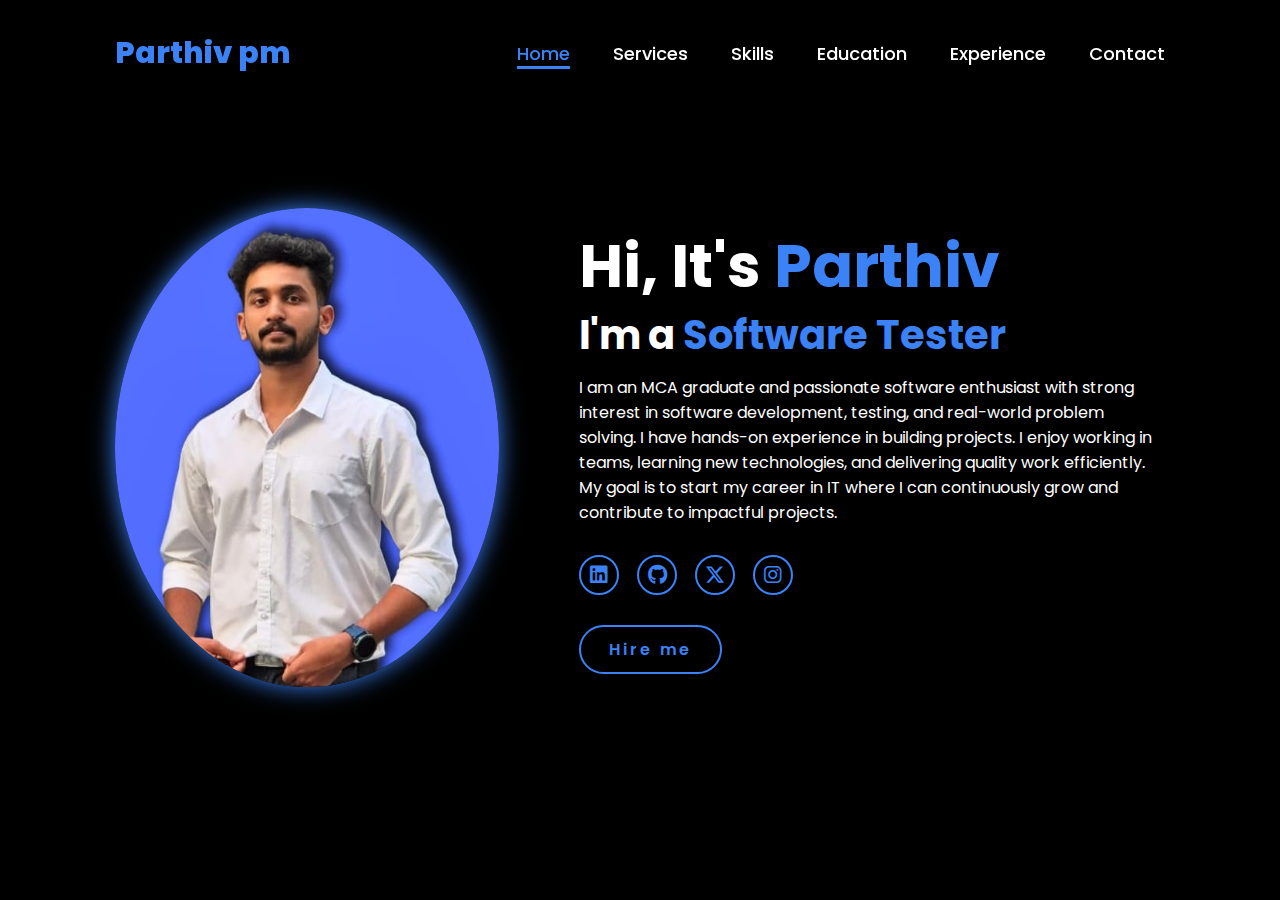
<file: index.html>
<!DOCTYPE html>
<html lang="en">
    
<head>
    <meta charset="UTF-8">
    <meta name="viewport" content="width=device-width, initial-scale=1.0">
    <link rel="stylesheet" href="https://cdnjs.cloudflare.com/ajax/libs/font-awesome/6.5.2/css/all.min.css">
    <link rel="stylesheet" href="style.css">
    <title>Portfolio Website</title>
</head>
<body>
    <header>
        <a href="#" class="logo">Parthiv pm</a>

        <nav>
            <a href="#" class="active"> Home</a>
            <a href="services.html" >Services</a>
            <a href="skills.html" >Skills</a>
            <a href="education.html" >Education</a>
            <a href="experience.html" >Experience</a>
            <a href="contact.html" >Contact</a>
        </nav>
    </header>
    <section class="home">
        <div class="home-img">
            <img src="main.jpg" alt="">
        </div>
        <div class="home-content">
            <h1>Hi, It's <span>Parthiv</span></h1>
            <h3 class="typing-text">I'm a <span></span></h3>
            <p><p>
I am an MCA graduate and passionate software enthusiast with strong interest in software development, testing, and real-world problem solving. I have hands-on experience in building projects. I enjoy working in teams, learning new technologies, and delivering quality work efficiently. My goal is to start my career in IT where I can continuously grow and contribute to impactful projects.
</p>
</p>
            <div class="social-icons">
                <a href="https://www.linkedin.com/in/parthiv-pm-7a8514172/"><i class="fa-brands fa-linkedin"></i></a>
                <a href="https://github.com/parthiv-pm"><i class="fa-brands fa-github"></i></a>
                <a href="https://x.com/Parthivpm2002"><i class="fa-brands fa-x-twitter"></i></a>
                <a href="https://www.instagram.com/_.prthv._/?hl=en"><i class="fa-brands fa-instagram"></i></a>
            </div>
            <a href="contact.html" class="btn">Hire me</a>
        </div>
    </section>
    
</body>
</html>
</file>
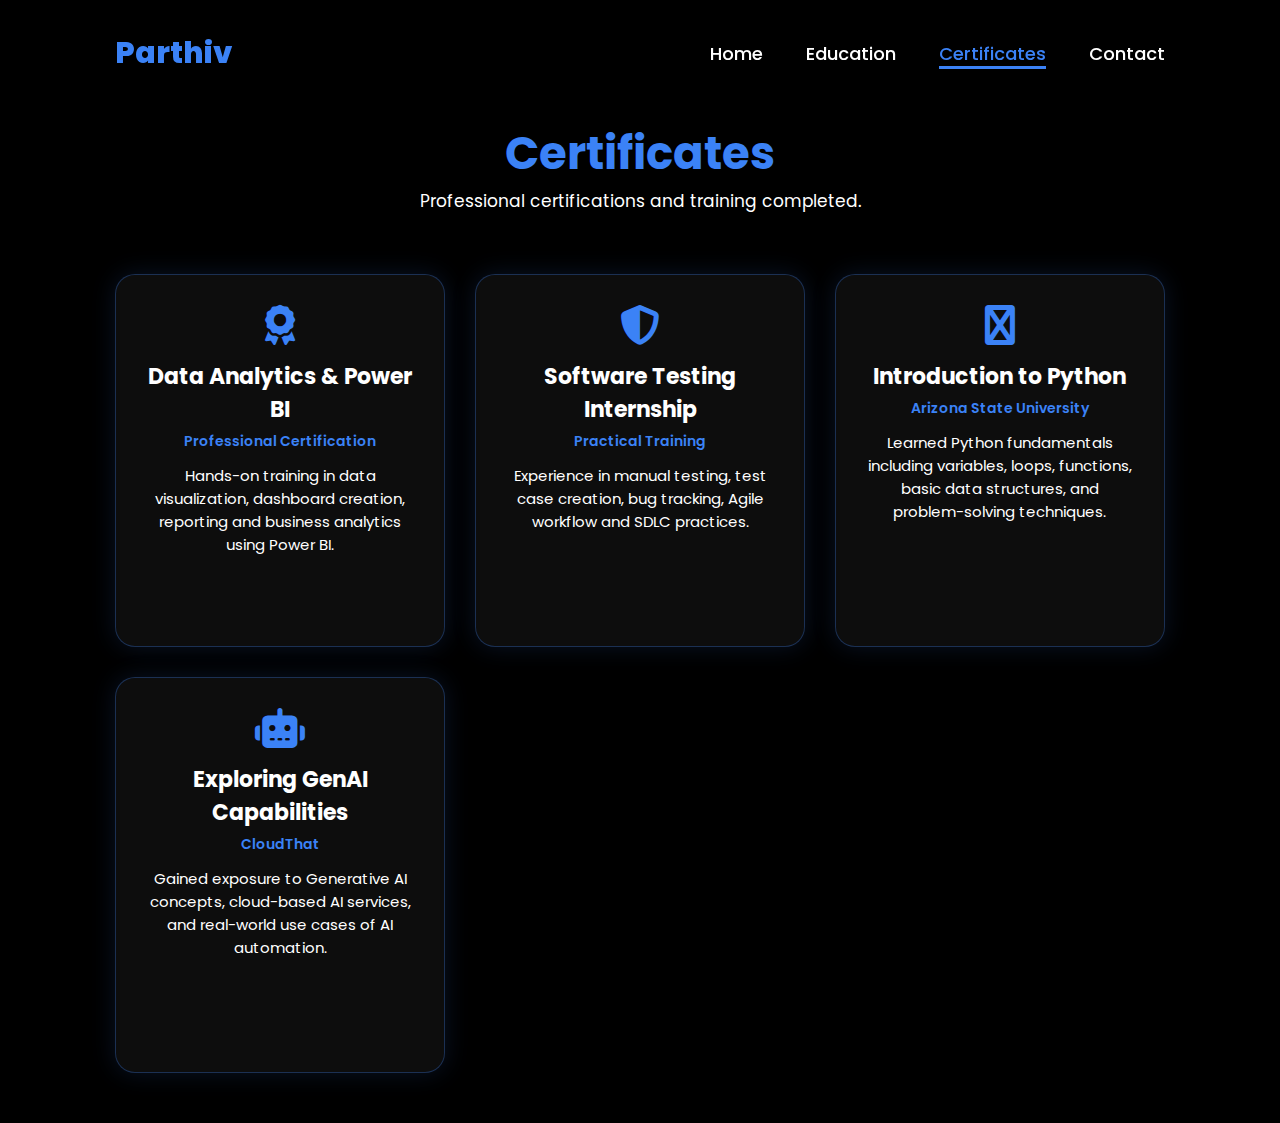
<file: certificates.html>
<!DOCTYPE html>
<html lang="en">
<head>
    <meta charset="UTF-8">
    <title>Certificates | Parthiv</title>
    <meta name="viewport" content="width=device-width, initial-scale=1.0">

    <!-- FontAwesome -->
    <link rel="stylesheet" href="https://cdnjs.cloudflare.com/ajax/libs/font-awesome/6.5.2/css/all.min.css">

    <!-- Main CSS -->
    <link rel="stylesheet" href="style.css">
</head>
<body>

<header>
    <a href="index.html" class="logo">Parthiv</a>

    <nav>
        <a href="index.html">Home</a>
        <a href="education.html">Education</a>
        <a href="certificates.html" class="active">Certificates</a>
        <a href="contact.html">Contact</a>
    </nav>
</header>

<section class="certificate-page">

    <h1>Certificates</h1>
    <p>Professional certifications and training completed.</p>

    <div class="certificate-grid">

        <!-- Certificate 1 -->
        <div class="certificate-card">
            <i class="fa-solid fa-award"></i>
            <h3>Data Analytics & Power BI</h3>
            <span>Professional Certification</span>
            <p>
                Hands-on training in data visualization, dashboard creation, 
                reporting and business analytics using Power BI.
            </p>
        </div>

        <!-- Certificate 2 -->
        <div class="certificate-card">
            <i class="fa-solid fa-shield-halved"></i>
            <h3>Software Testing Internship</h3>
            <span>Practical Training</span>
            <p>
                Experience in manual testing, test case creation, bug tracking, 
                Agile workflow and SDLC practices.
            </p>
        </div>

         <!-- Certificate 2 -->
    <div class="certificate-card">
        <i class="fa-solid fa-python"></i>
        <h3>Introduction to Python</h3>
        <span>Arizona State University </span>
        <p>
            Learned Python fundamentals including variables, loops, functions, 
            basic data structures, and problem-solving techniques.
            <br><br>
            
        </p>
    </div>

    <!-- Certificate 3 -->
    <div class="certificate-card">
        <i class="fa-solid fa-robot"></i>
        <h3>Exploring GenAI Capabilities</h3>
        <span>CloudThat </span>
        <p>
            Gained exposure to Generative AI concepts, cloud-based AI services, 
            and real-world use cases of AI automation.
            <br><br>
            
        </p>
    </div>


    </div>

</section>

</body>
</html>
</file>
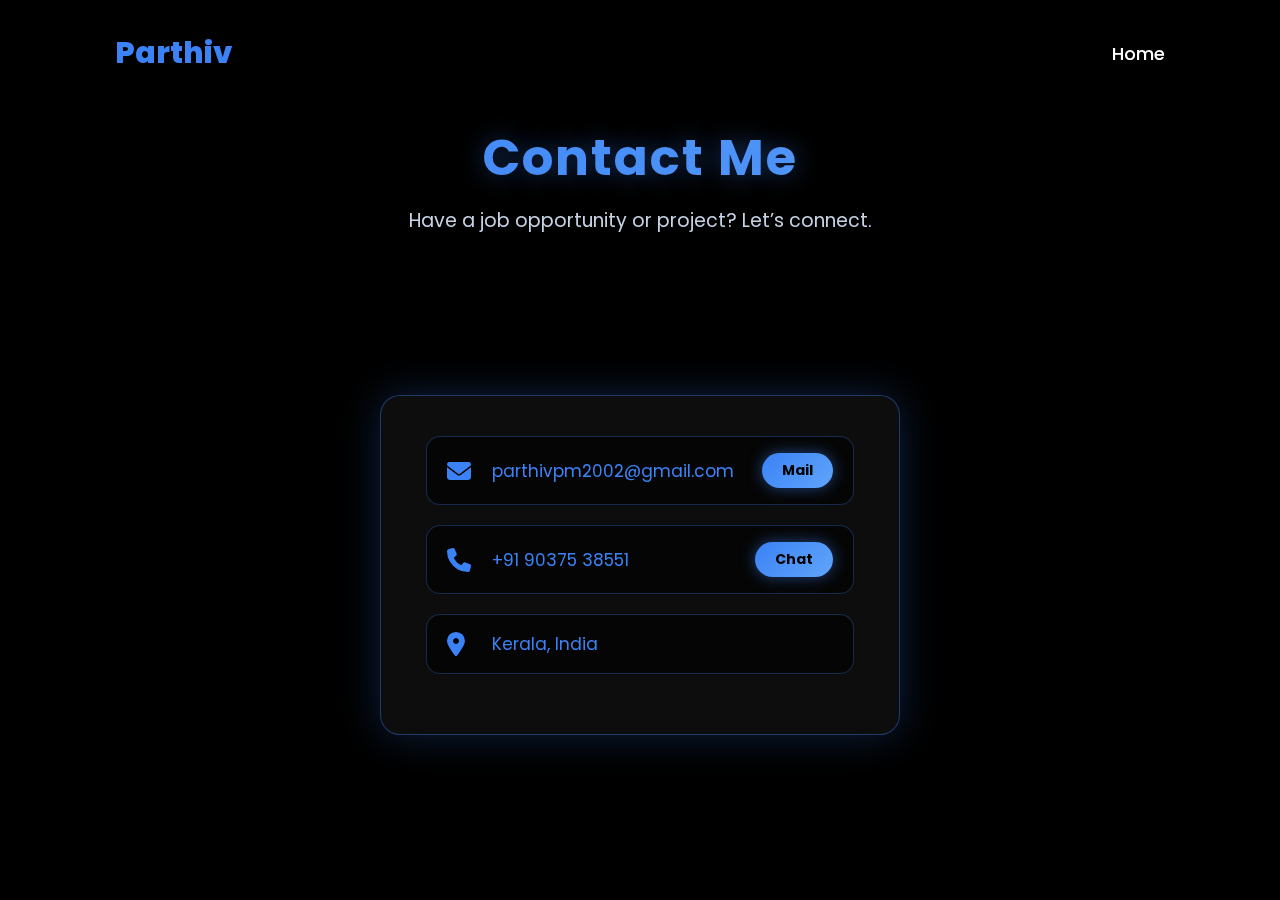
<file: contact.html>
<!DOCTYPE html>
<html lang="en">
<head>
    <meta charset="UTF-8">
    <title>Contact | Parthiv</title>
    <meta name="viewport" content="width=device-width, initial-scale=1.0">

    <!-- FontAwesome -->
    <link rel="stylesheet" href="https://cdnjs.cloudflare.com/ajax/libs/font-awesome/6.5.2/css/all.min.css">

    <!-- Main CSS -->
    <link rel="stylesheet" href="style.css">
</head>
<body>

<header>
    <a href="index.html" class="logo">Parthiv</a>

    <nav>
        <a href="index.html">Home</a>
        
    </nav>
</header>

<section class="contact-page">

    <h1>Contact Me</h1>
    <p>Have a job opportunity or project? Let’s connect.</p>

    <div class="contact-wrapper">

       <div class="contact-details">
    

    <div class="contact-item">
        <i class="fa-solid fa-envelope"></i>
        <span>parthivpm2002@gmail.com</span>

      <a class="contact-btn" onclick="openGmail()">
   Mail
</a>

    </div>

    <div class="contact-item">
        <i class="fa-solid fa-phone"></i>
        <span>+91 90375 38551</span>

 <a class="contact-btn" 
   target="_blank"
   href="https://wa.me/919037538551?text=Hi%20Parthiv!%0A%0AI%20came%20across%20your%20portfolio%20and%20wanted%20to%20connect%20regarding%20a%20potential%20opportunity.%20Your%20profile%20looks%20interesting.%0A%0ALet%20me%20know%20when%20you%E2%80%99re%20available%20for%20a%20quick%20chat.%0A%0AThanks!">
   Chat
</a>


    </div>

    <div class="contact-item">
        <i class="fa-solid fa-location-dot"></i>
        <span>Kerala, India</span>
    </div>
</div>


       

    </div>

</section>
<script>
function openGmail() {
    const url = "https://mail.google.com/mail/?view=cm&fs=1" +
        "&to=parthivpm2002@gmail.com" +
        "&su=Opportunity%20Discussion" +
        "&body=Hi%20Parthiv,%0A%0A" +
        "I%20reviewed%20your%20portfolio%20and%20would%20like%20to%20connect%20regarding%20a%20potential%20opportunity%20that%20matches%20your%20skill%20set.%0A%0A" +
        "Please%20share%20your%20availability%20so%20we%20can%20schedule%20a%20quick%20discussion.%0A%0A" +
        "Regards,";
        
    window.open(url, "_blank");
}
</script>


</body>
</html>
</file>
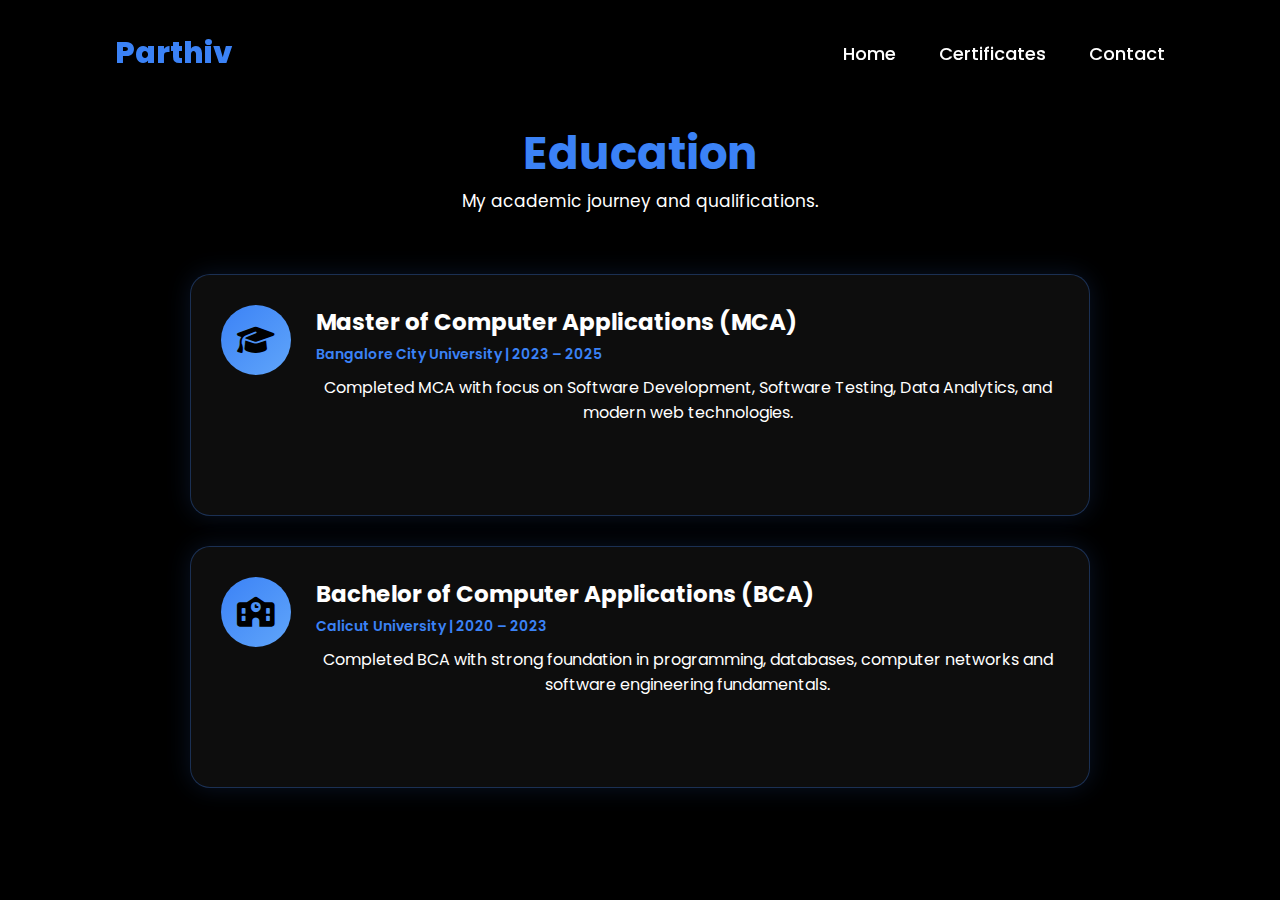
<file: education.html>
<!DOCTYPE html>
<html lang="en">
<head>
    <meta charset="UTF-8">
    <title>Education | Parthiv</title>
    <meta name="viewport" content="width=device-width, initial-scale=1.0">

    <!-- FontAwesome -->
    <link rel="stylesheet" href="https://cdnjs.cloudflare.com/ajax/libs/font-awesome/6.5.2/css/all.min.css">

    <!-- Main CSS -->
    <link rel="stylesheet" href="style.css">
</head>
<body>

<header>
    <a href="index.html" class="logo">Parthiv</a>

    <nav>
        <a href="index.html">Home</a>
        <a href="certificates.html">Certificates</a>
        <a href="contact.html">Contact</a>
    </nav>
</header>

<section class="education-page">

    <h1>Education</h1>
    <p>My academic journey and qualifications.</p>

    <div class="education-timeline">

        <!-- MCA -->
        <div class="edu-card">
            <div class="edu-icon">
                <i class="fa-solid fa-graduation-cap"></i>
            </div>
            <div class="edu-content">
                <h3>Master of Computer Applications (MCA)</h3>
                <span>Bangalore City University | 2023 – 2025</span>
                <p>
                   Completed MCA with focus on Software Development, Software Testing, 
                    Data Analytics, and modern web technologies.

                </p>
            </div>
        </div>

        <!-- BCA -->
        <div class="edu-card">
            <div class="edu-icon">
                <i class="fa-solid fa-school"></i>
            </div>
            <div class="edu-content">
                <h3>Bachelor of Computer Applications (BCA)</h3>
                <span>Calicut University | 2020 – 2023</span>
                <p>
                    Completed BCA with strong foundation in programming, databases, 
                    computer networks and software engineering fundamentals.
                </p>
            </div>
        </div>

    </div>

</section>

</body>
</html>
</file>
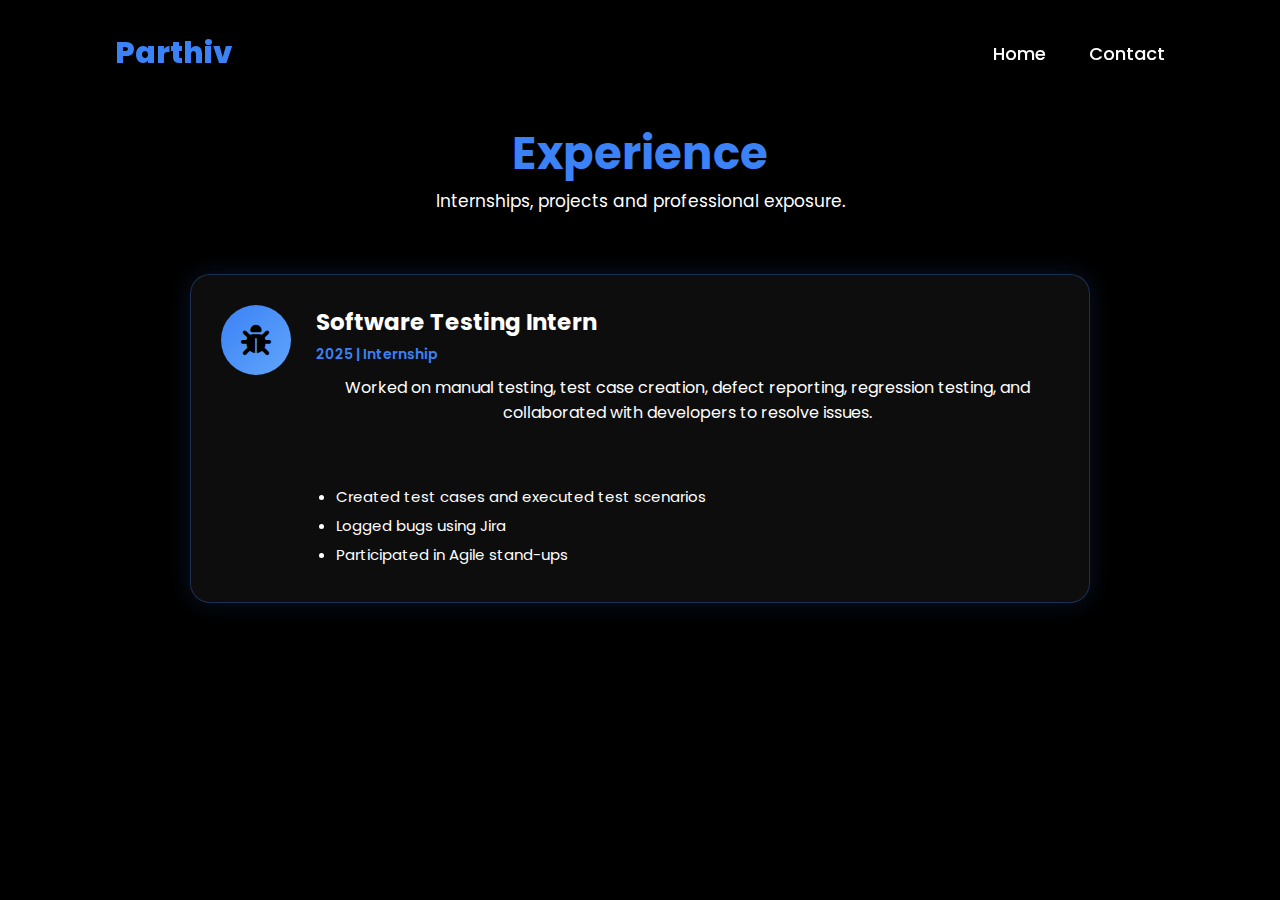
<file: experience.html>
<!DOCTYPE html>
<html lang="en">
<head>
    <meta charset="UTF-8">
    <title>Experience | Parthiv</title>
    <meta name="viewport" content="width=device-width, initial-scale=1.0">

    <!-- FontAwesome -->
    <link rel="stylesheet" href="https://cdnjs.cloudflare.com/ajax/libs/font-awesome/6.5.2/css/all.min.css">

    <!-- Main CSS -->
    <link rel="stylesheet" href="style.css">
</head>
<body>

<header>
    <a href="index.html" class="logo">Parthiv</a>

    <nav>
        <a href="index.html">Home</a>
       
        <a href="contact.html">Contact</a>
    </nav>
</header>

<section class="experience-page">

    <h1>Experience</h1>
    <p>Internships, projects and professional exposure.</p>

    <div class="experience-timeline">

        <!-- Experience 1 -->
        <div class="exp-card">
            <div class="exp-icon">
                <i class="fa-solid fa-bug"></i>
            </div>
            <div class="exp-content">
                <h3>Software Testing Intern</h3>
                <span>2025 | Internship</span>
                <p>
                    Worked on manual testing, test case creation, defect reporting, 
                    regression testing, and collaborated with developers to resolve issues.
                </p>
                <ul>
                    <li>Created test cases and executed test scenarios</li>
                    <li>Logged bugs using Jira</li>
                    <li>Participated in Agile stand-ups</li>
                </ul>
            </div>
        </div>

       

    </div>

</section>

</body>
</html>
</file>
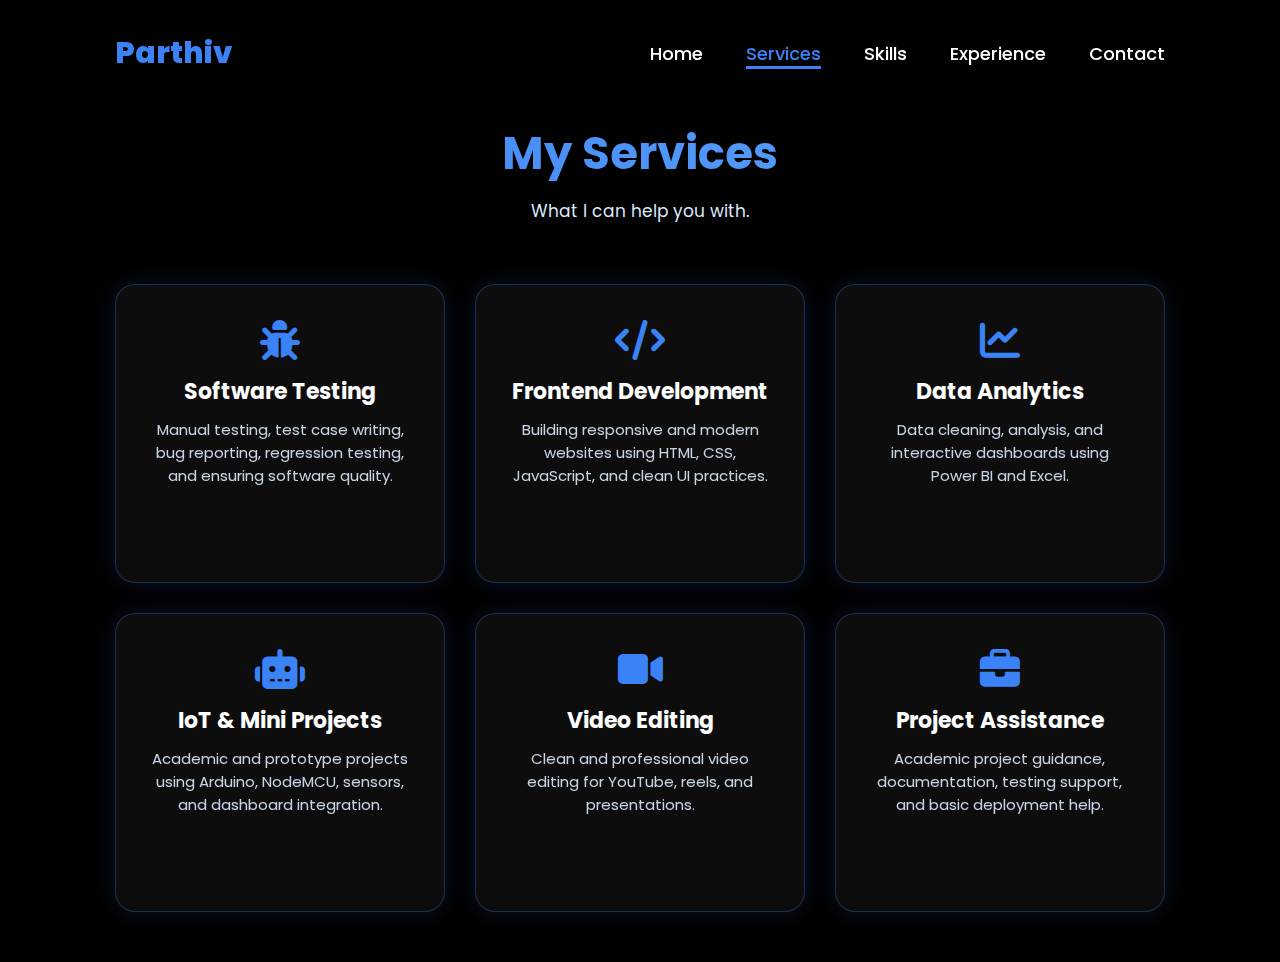
<file: services.html>
<!DOCTYPE html>
<html lang="en">
<head>
    <meta charset="UTF-8">
    <title>Services | Parthiv</title>
    <meta name="viewport" content="width=device-width, initial-scale=1.0">

    <!-- FontAwesome -->
    <link rel="stylesheet" href="https://cdnjs.cloudflare.com/ajax/libs/font-awesome/6.5.2/css/all.min.css">

    <!-- Main CSS -->
    <link rel="stylesheet" href="style.css">
</head>
<body>

<header>
    <a href="index.html" class="logo">Parthiv</a>

    <nav>
        <a href="index.html">Home</a>
        <a href="services.html" class="active">Services</a>
        <a href="skills.html">Skills</a>
        <a href="experience.html">Experience</a>
        <a href="contact.html">Contact</a>
    </nav>
</header>

<section class="services-page">

    <h1>My Services</h1>
    <p>What I can help you with.</p>

    <div class="services-grid">

        <!-- Service 1 -->
        <div class="service-card">
            <i class="fa-solid fa-bug"></i>
            <h3>Software Testing</h3>
            <p>
                Manual testing, test case writing, bug reporting, regression testing,
                and ensuring software quality.
            </p>
        </div>

        <!-- Service 2 -->
        <div class="service-card">
            <i class="fa-solid fa-code"></i>
            <h3>Frontend Development</h3>
            <p>
                Building responsive and modern websites using HTML, CSS,
                JavaScript, and clean UI practices.
            </p>
        </div>

        <!-- Service 3 -->
        <div class="service-card">
            <i class="fa-solid fa-chart-line"></i>
            <h3>Data Analytics</h3>
            <p>
                Data cleaning, analysis, and interactive dashboards using
                Power BI and Excel.
            </p>
        </div>

        <!-- Service 4 -->
        <div class="service-card">
            <i class="fa-solid fa-robot"></i>
            <h3>IoT & Mini Projects</h3>
            <p>
                Academic and prototype projects using Arduino, NodeMCU,
                sensors, and dashboard integration.
            </p>
        </div>

        <!-- Service 5 -->
        <div class="service-card">
            <i class="fa-solid fa-video"></i>
            <h3>Video Editing</h3>
            <p>
                Clean and professional video editing for YouTube,
                reels, and presentations.
            </p>
        </div>

        <!-- Service 6 -->
        <div class="service-card">
            <i class="fa-solid fa-briefcase"></i>
            <h3>Project Assistance</h3>
            <p>
                Academic project guidance, documentation, testing support,
                and basic deployment help.
            </p>
        </div>

    </div>

</section>

</body>
</html>
</file>
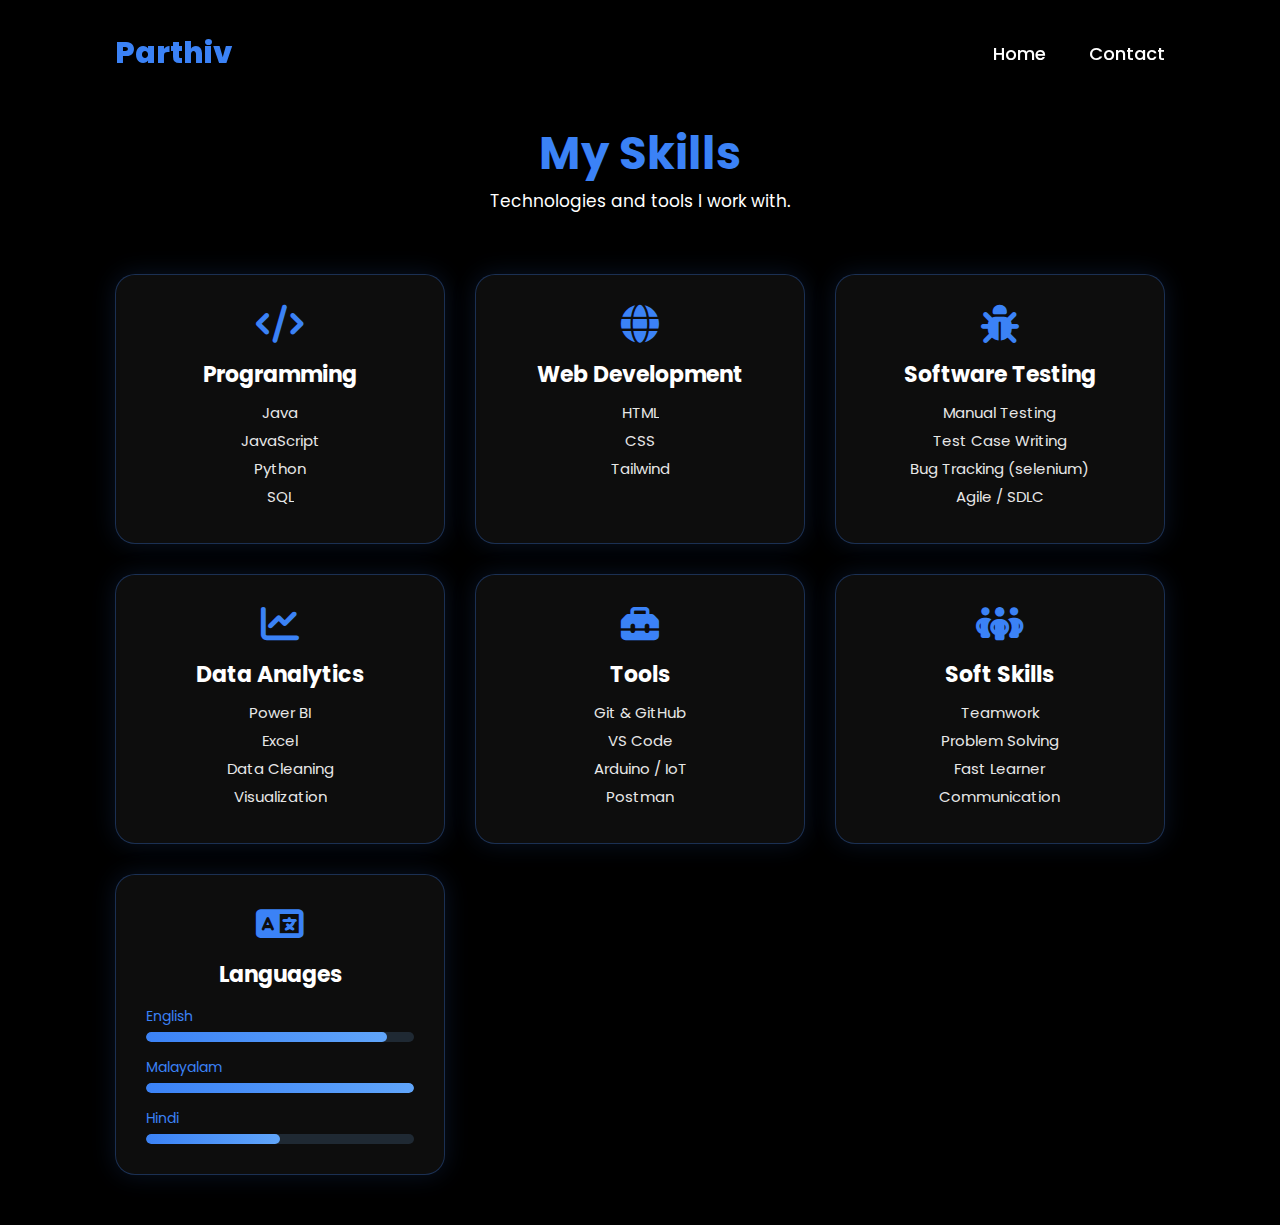
<file: skills.html>
<!DOCTYPE html>
<html lang="en">
<head>
    <meta charset="UTF-8">
    <title>Skills | Parthiv</title>
    <meta name="viewport" content="width=device-width, initial-scale=1.0">

    <!-- FontAwesome -->
    <link rel="stylesheet" href="https://cdnjs.cloudflare.com/ajax/libs/font-awesome/6.5.2/css/all.min.css">

    <!-- Main CSS -->
    <link rel="stylesheet" href="style.css">
</head>
<body>

<header>
    <a href="index.html" class="logo">Parthiv</a>

    <nav>
        <a href="index.html">Home</a>
        
        <a href="contact.html">Contact</a>
    </nav>
</header>

<section class="skills-page">

    <h1>My Skills</h1>
    <p>Technologies and tools I work with.</p>

    <div class="skills-grid">

        <!-- Programming -->
        <div class="skill-card">
            <i class="fa-solid fa-code"></i>
            <h3>Programming</h3>
            <ul>
                <li>Java</li>
                <li>JavaScript</li>
                <li>Python</li>
                <li>SQL</li>
            </ul>
        </div>

        <!-- Web -->
        <div class="skill-card">
            <i class="fa-solid fa-globe"></i>
            <h3>Web Development</h3>
            <ul>
                <li>HTML</li>
                <li>CSS</li>
                <li>Tailwind</li>
                <li></li>
            </ul>
        </div>

        <!-- Testing -->
        <div class="skill-card">
            <i class="fa-solid fa-bug"></i>
            <h3>Software Testing</h3>
            <ul>
                <li>Manual Testing</li>
                <li>Test Case Writing</li>
                <li>Bug Tracking (selenium)</li>
                <li>Agile / SDLC</li>
            </ul>
        </div>

        <!-- Data -->
        <div class="skill-card">
            <i class="fa-solid fa-chart-line"></i>
            <h3>Data Analytics</h3>
            <ul>
                <li>Power BI</li>
                <li>Excel</li>
                <li>Data Cleaning</li>
                <li>Visualization</li>
            </ul>
        </div>

        <!-- Tools -->
        <div class="skill-card">
            <i class="fa-solid fa-toolbox"></i>
            <h3>Tools</h3>
            <ul>
                <li>Git & GitHub</li>
                <li>VS Code</li>
                <li>Arduino / IoT</li>
                <li>Postman</li>
            </ul>
        </div>

        <!-- Soft Skills -->
        <div class="skill-card">
            <i class="fa-solid fa-people-group"></i>
            <h3>Soft Skills</h3>
            <ul>
                <li>Teamwork</li>
                <li>Problem Solving</li>
                <li>Fast Learner</li>
                <li>Communication</li>
            </ul>
        </div>
<!-- Languages -->
<div class="skill-card">
    <i class="fa-solid fa-language"></i>
    <h3>Languages</h3>

    <div class="lang-skill">
        <span>English</span>
        <div class="progress-bar">
            <div class="progress english"></div>
        </div>
    </div>

    <div class="lang-skill">
        <span>Malayalam</span>
        <div class="progress-bar">
            <div class="progress malayalam"></div>
        </div>
    </div>

    <div class="lang-skill">
        <span>Hindi</span>
        <div class="progress-bar">
            <div class="progress hindi"></div>
        </div>
    </div>
</div>

    </div>

</section>

</body>
</html>
</file>
<file: style.css>
@import url('https://fonts.googleapis.com/css2?family=Poppins:wght@100;200;300;400;500;600&display=swap');

*{
    margin: 0;
    padding: 0;
    box-sizing: border-box;
    text-decoration: none;
    border: none;
    outline: none;
    font-family: 'Poppins', sans-serif;
}

html{
    font-size: 62.5%;
}

body{
    width: 100%;
    min-height: 100vh;
    overflow-x: hidden;
    background-color: black;
    color: white;
}

/* ================= HEADER ================= */

header{
    margin-top: 20px;
    position: fixed;
    top: 0;
    left: 0;
    width: 100%;
    padding: 1rem 9%;
    background-color: transparent;
    filter: drop-shadow(10px);
    display: flex;
    justify-content: space-between;
    align-items: center;
    z-index: 100;
}

.logo{
    font-size: 3rem;
    color: #3b82f6;
    font-weight: 800;
    cursor: pointer;
    transition: 0.5s ease;
}

.logo:hover{
    transform: scale(1.1);
}

nav a{
    font-size: 1.8rem;
    color: white;
    margin-left: 4rem;
    font-weight: 500;
    transition: 0.3s ease;
    border-bottom: 3px solid transparent;
}

nav a:hover,
nav a.active{
    color: #3b82f6;
    border-bottom: 3px solid #3b82f6;
}

@media(max-width:995px){
    nav{
        position: absolute;
        display: none;
        top: 0;
        right: 0;
        width: 40%;
        border-left: 3px solid #3b82f6;
        border-bottom: 3px solid #3b82f6;
        border-bottom-left-radius: 2rem;
        background-color: #161616;
        border-top: 0.1rem solid rgba(0,0,0,0.1);
    }

    nav.active{
        display: block;
    }

    nav a{
        display: block;
        font-size: 2rem;
        margin: 3rem 0;
    }

    nav a:hover,
    nav a.active{
        padding: 1rem;
        border-radius: 0.5rem;
        border-bottom: 0.5rem solid #3b82f6;
    }
}

/* ================= SECTIONS ================= */

section{
    min-height: 100vh;
    padding: 5rem 9% 5rem;
}

/* ================= HOME ================= */

.home{
    display: flex;
    justify-content: center;
    align-items: center;
    gap: 8rem;
}

.home .home-content h1{
    font-size: 6rem;
    font-weight: 700;
    line-height: 1.3;
}

span{
    color: #3b82f6;
}

.home-content h3{
    font-size: 4rem;
    margin-bottom: 1rem;
    font-weight: 700;
}

.home-content p{
    font-size: 1.6rem;
}

.home-img{
    border-radius: 50%;
}

.home-img img{
    width: 30vw;
    border-radius: 50%;
    box-shadow: 0 0 25px #3b82f6;
    cursor: pointer;
    transition: 0.3s ease;
}

.home-img img:hover{
    transform: scale(1.03);
}

/* ================= SOCIAL ================= */

.social-icons a{
    display: inline-flex;
    justify-content: center;
    align-items: center;
    width: 4rem;
    height: 4rem;
    background-color: transparent;
    border: 0.2rem solid #3b82f6;
    font-size: 2rem;
    border-radius: 50%;
    margin: 3rem 1.5rem 3rem 0;
    transition: 0.3s ease;
    color: #3b82f6;
}

.social-icons a:hover{
    color: black;
    transform: scale(1.3) translateY(-5px);
    background-color: #3b82f6;
    box-shadow: 0  0 25px #3b82f6;
}

/* ================= BUTTON ================= */

.btn{
    display: inline-block;
    padding: 1rem 2.8rem;
    background-color: black;
    border-radius: 4rem;
    font-size: 1.6rem;
    color: #3b82f6;
    letter-spacing: 0.3rem;
    font-weight: 600;
    border: 2px solid #3b82f6;
    transition: 0.3s ease;
    cursor: pointer;
}

.btn:hover{
    transform: scale(1.05);
    background-color: #3b82f6;
    color: black;
    box-shadow: 0 0 25px #3b82f6;
}

/* ================= TYPING ================= */

.typing-text{
    font-size: 3.4rem;
    font-weight: 600;
}

.typing-text span{
    position: relative;
    display: inline-block;
    padding-right: 5px;
}

/* Text changing */
.typing-text span::before{
    content: "Software Tester";
    color: #3b82f6;
    animation: words 12s infinite;
}

/* Cursor */

    


@keyframes blink {
    0%,50%,100% { opacity: 1; }
    25%,75% { opacity: 0; }
}

@keyframes words{
    0%, 25%   { content: "Software Tester"; }
    26%, 50%  { content: "Data Analyst"; }
    51%, 75%  { content: "Frontend Developer"; }
    76%, 100% { content: "Video Editor"; }
}

/* ================= RESPONSIVE HOME ================= */

@media (max-width: 1000px){
    .home{
        gap: 4rem;
    }
}

@media(max-width:995px){
    .home{
        flex-direction: column;
        margin: 5rem 4rem;
    }

    .home .home-content h3{
        font-size: 2.5rem;
    }

    .home-content h1{
        font-size: 5rem;
    }

    .home-img img{
        width: 70vw;
        margin-top: 4rem;
    }
}

/* ================= CONTACT PAGE ================= */

.contact-page {
    min-height: 100vh;
    padding: 12rem 9% 5rem;
}

.contact-wrapper {
    display: flex;
    justify-content: center;
    align-items: center;
    min-height: 60vh;
}

.contact-details {
    background: rgba(255, 255, 255, 0.05);
    backdrop-filter: blur(12px);
    border-radius: 2rem;
    padding: 4rem 4.5rem;
    max-width: 520px;
    width: 100%;
    border: 1px solid rgba(59, 130, 246, 0.4);
    box-shadow: 0 0 40px rgba(59, 130, 246, 0.25);
    transition: 0.4s ease;
}

.contact-details:hover {
    transform: translateY(-6px) scale(1.01);
    box-shadow: 0 0 60px rgba(59, 130, 246, 0.45);
}

.contact-item {
    display: flex;
    align-items: center;
    gap: 1.5rem;
    background: rgba(0, 0, 0, 0.6);
    padding: 1.6rem 2rem;
    border-radius: 1.4rem;
    margin-bottom: 2rem;
    border: 1px solid rgba(59, 130, 246, 0.3);
    transition: 0.3s ease;
}

.contact-item:hover {
    transform: scale(1.03);
    border-color: #3b82f6;
}

.contact-item i {
    font-size: 2.4rem;
    color: #3b82f6;
    min-width: 30px;
}

.contact-item span {
    flex: 1;
    font-size: 1.7rem;
}

.contact-btn {
    padding: 0.7rem 2rem;
    border-radius: 3rem;
    background: linear-gradient(135deg, #3b82f6, #60a5fa);
    color: black;
    font-weight: 700;
    font-size: 1.4rem;
    transition: 0.3s ease;
    box-shadow: 0 0 15px rgba(59, 130, 246, 0.5);
}

.contact-btn:hover {
    transform: scale(1.1);
    background: white;
    color: #3b82f6;
    box-shadow: 0 0 25px rgba(59, 130, 246, 0.9);
}

/* ================= EDUCATION ================= */

.education-page {
    min-height: 100vh;
    padding: 12rem 9% 5rem;
}

.education-page h1 {
    text-align: center;
    font-size: 4.5rem;
    color: #3b82f6;
}

.education-page p {
    text-align: center;
    font-size: 1.7rem;
    margin-bottom: 6rem;
}

.education-timeline {
    max-width: 900px;
    margin: auto;
    display: flex;
    flex-direction: column;
    gap: 3rem;
}

.edu-card {
    display: flex;
    gap: 2.5rem;
    background: rgba(255,255,255,0.05);
    padding: 3rem;
    border-radius: 2rem;
    border: 1px solid rgba(59, 130, 246, 0.3);
    box-shadow: 0 0 25px rgba(59, 130, 246, 0.15);
    transition: 0.4s ease;
}

.edu-card:hover {
    transform: translateY(-5px) scale(1.01);
    box-shadow: 0 0 45px rgba(59, 130, 246, 0.4);
}

.edu-icon {
    min-width: 70px;
    height: 70px;
    background: linear-gradient(135deg, #3b82f6, #60a5fa);
    border-radius: 50%;
    display: flex;
    align-items: center;
    justify-content: center;
    font-size: 3rem;
    color: black;
}

.edu-content h3 {
    font-size: 2.3rem;
    margin-bottom: 0.5rem;
}

.edu-content span {
    font-size: 1.4rem;
    color: #3b82f6;
    font-weight: 600;
}

.edu-content p {
    font-size: 1.6rem;
    margin-top: 1rem;
}

@media(max-width: 700px) {
    .edu-card {
        flex-direction: column;
        text-align: center;
    }
}

/* ================= CERTIFICATE ================= */

.certificate-page {
    min-height: 100vh;
    padding: 12rem 9% 5rem;
}

.certificate-page h1 {
    text-align: center;
    font-size: 4.5rem;
    color: #3b82f6;
}

.certificate-page p {
    text-align: center;
    font-size: 1.7rem;
    margin-bottom: 6rem;
}

.certificate-grid {
    display: grid;
    grid-template-columns: repeat(auto-fit, minmax(280px, 1fr));
    gap: 3rem;
}

.certificate-card {
    background: rgba(255,255,255,0.05);
    padding: 3rem;
    border-radius: 2rem;
    border: 1px solid rgba(59, 130, 246, 0.3);
    box-shadow: 0 0 25px rgba(59, 130, 246, 0.15);
    text-align: center;
    transition: 0.4s ease;
}

.certificate-card:hover {
    transform: translateY(-6px) scale(1.02);
    box-shadow: 0 0 40px rgba(59, 130, 246, 0.4);
}

.certificate-card i {
    font-size: 4rem;
    color: #3b82f6;
    margin-bottom: 1.5rem;
}

.certificate-card h3 {
    font-size: 2.2rem;
    margin-bottom: 0.5rem;
}

.certificate-card span {
    font-size: 1.4rem;
    color: #3b82f6;
    font-weight: 600;
}

.certificate-card p {
    font-size: 1.5rem;
    margin-top: 1.2rem;
}
/* ===== CONTACT TITLE STYLING ===== */

.contact-page h1 {
    font-size: 5rem;
    text-align: center;
    background: linear-gradient(90deg, #3b82f6, #60a5fa);
    -webkit-background-clip: text;
    -webkit-text-fill-color: transparent;
    letter-spacing: 0.2rem;
    margin-bottom: 1rem;
    text-shadow: 0 0 25px rgba(59,130,246,0.4);
}

.contact-page p {
    text-align: center;
    font-size: 1.9rem;
    color: #dbeafe;
    opacity: 0.9;
    margin-bottom: 6rem;
}

/* Small glow animation (optional but nice) */
.contact-page h1:hover {
    text-shadow: 0 0 40px rgba(59,130,246,0.7);
    transform: scale(1.02);
    transition: 0.3s ease;
}
/* ================= */
/* SKILLS PAGE */
/* ================= */

.skills-page {
    min-height: 100vh;
    padding: 12rem 9% 5rem;
}

.skills-page h1 {
    text-align: center;
    font-size: 4.5rem;
    color: #3b82f6;
}

.skills-page p {
    text-align: center;
    font-size: 1.7rem;
    margin-bottom: 6rem;
}

.skills-grid {
    display: grid;
    grid-template-columns: repeat(auto-fit, minmax(260px, 1fr));
    gap: 3rem;
}

.skill-card {
    background: rgba(255,255,255,0.05);
    padding: 3rem;
    border-radius: 2rem;
    border: 1px solid rgba(59,130,246,0.3);
    box-shadow: 0 0 25px rgba(59,130,246,0.15);
    text-align: center;
    transition: 0.4s ease;
}

.skill-card:hover {
    transform: translateY(-6px) scale(1.02);
    box-shadow: 0 0 40px rgba(59,130,246,0.4);
}

.skill-card i {
    font-size: 3.8rem;
    color: #3b82f6;
    margin-bottom: 1.5rem;
}

.skill-card h3 {
    font-size: 2.2rem;
    margin-bottom: 1rem;
}

.skill-card ul {
    list-style: none;
    font-size: 1.5rem;
}

.skill-card ul li {
    margin: 0.5rem 0;
    opacity: 0.9;
}
/* ================= */
/* LANGUAGE SKILLS */
/* ================= */

.lang-skill {
    margin-top: 1.5rem;
    text-align: left;
}

.lang-skill span {
    font-size: 1.4rem;
    display: block;
    margin-bottom: 0.5rem;
}

.progress-bar {
    width: 100%;
    height: 10px;
    background: #1f2933;
    border-radius: 10px;
    overflow: hidden;
}

.progress {
    height: 100%;
    border-radius: 10px;
    background: linear-gradient(90deg, #3b82f6, #60a5fa);
    animation: loadBar 1.5s ease-in-out forwards;
}

/* Percentages */
.english { width: 90%; }
.malayalam { width: 100%; }
.hindi { width: 50%; }

@keyframes loadBar {
    from { width: 0; }
}
/* ================= */
/* EXPERIENCE PAGE */
/* ================= */

.experience-page {
    min-height: 100vh;
    padding: 12rem 9% 5rem;
}

.experience-page h1 {
    text-align: center;
    font-size: 4.5rem;
    color: #3b82f6;
}

.experience-page p {
    text-align: center;
    font-size: 1.7rem;
    margin-bottom: 6rem;
}

.experience-timeline {
    max-width: 900px;
    margin: auto;
    display: flex;
    flex-direction: column;
    gap: 3.5rem;
}

.exp-card {
    display: flex;
    gap: 2.5rem;
    background: rgba(255,255,255,0.05);
    padding: 3rem;
    border-radius: 2rem;
    border: 1px solid rgba(59,130,246,0.3);
    box-shadow: 0 0 25px rgba(59,130,246,0.15);
    transition: 0.4s ease;
}

.exp-card:hover {
    transform: translateY(-6px) scale(1.01);
    box-shadow: 0 0 45px rgba(59,130,246,0.4);
}

.exp-icon {
    min-width: 70px;
    height: 70px;
    background: linear-gradient(135deg, #3b82f6, #60a5fa);
    border-radius: 50%;
    display: flex;
    align-items: center;
    justify-content: center;
    font-size: 3rem;
    color: black;
}

.exp-content h3 {
    font-size: 2.3rem;
    margin-bottom: 0.5rem;
}

.exp-content span {
    font-size: 1.4rem;
    color: #3b82f6;
    font-weight: 600;
}

.exp-content p {
    font-size: 1.6rem;
    margin-top: 1rem;
}

.exp-content ul {
    margin-top: 1.2rem;
    padding-left: 2rem;
    font-size: 1.5rem;
}

.exp-content ul li {
    margin-bottom: 0.6rem;
}

@media(max-width: 700px) {
    .exp-card {
        flex-direction: column;
        text-align: center;
    }

    .exp-content ul {
        padding-left: 0;
        list-style: none;
    }
}
/* ================= */
/* SERVICES PAGE */
/* ================= */

.services-page {
    min-height: 100vh;
    padding: 12rem 9% 5rem;
}

.services-page h1 {
    text-align: center;
    font-size: 4.5rem;
    background: linear-gradient(90deg, #3b82f6, #60a5fa);
    -webkit-background-clip: text;
    -webkit-text-fill-color: transparent;
    margin-bottom: 1rem;
}

.services-page p {
    text-align: center;
    font-size: 1.7rem;
    margin-bottom: 6rem;
    color: #dbeafe;
}

.services-grid {
    display: grid;
    grid-template-columns: repeat(auto-fit, minmax(260px, 1fr));
    gap: 3rem;
}

.service-card {
    background: rgba(255,255,255,0.05);
    padding: 3.5rem 3rem;
    border-radius: 2rem;
    border: 1px solid rgba(59,130,246,0.3);
    box-shadow: 0 0 25px rgba(59,130,246,0.15);
    text-align: center;
    transition: 0.4s ease;
}

.service-card:hover {
    transform: translateY(-8px) scale(1.03);
    box-shadow: 0 0 45px rgba(59,130,246,0.45);
}

.service-card i {
    font-size: 4rem;
    color: #3b82f6;
    margin-bottom: 1.5rem;
}

.service-card h3 {
    font-size: 2.2rem;
    margin-bottom: 1rem;
}

.service-card p {
    font-size: 1.5rem;
    opacity: 0.9;
}
</file>
